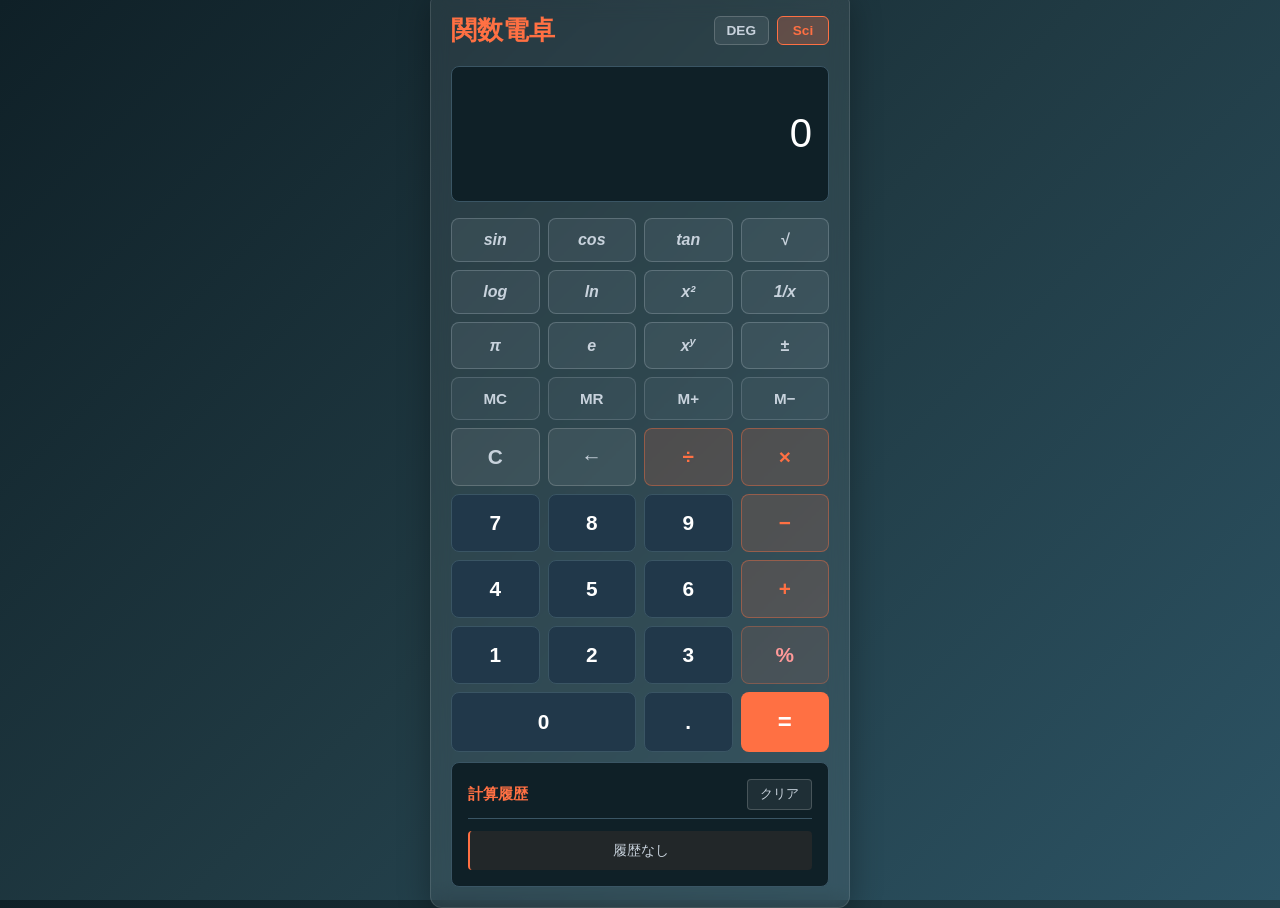
<file: index.html>
<!DOCTYPE html>
<html lang="ja">
<head>
    <meta charset="UTF-8">
    <meta name="viewport" content="width=device-width, initial-scale=1.0">
    <title>関数電卓 v2</title>
    <link rel="stylesheet" href="style.css">
</head>
<body>
    <div class="container">
        <div class="calculator" id="calculator">
            <div class="header">
                <h1>関数電卓</h1>
                <div class="header-controls">
                    <button class="toggle-btn" id="angleToggle" data-mode="DEG" title="角度モード切替">DEG</button>
                    <button class="toggle-btn" id="sciToggle" title="関数キーの表示切替">Sci</button>
                </div>
            </div>

            <!-- ディスプレイ -->
            <div class="display-section">
                <div class="display-meta">
                    <span class="memory-indicator" id="memoryIndicator"></span>
                </div>
                <div class="display" id="display">0</div>
                <div class="expression" id="expression"></div>
            </div>

            <!-- 関数ボタン行（Sci モード時のみ表示） -->
            <div class="buttons sci-buttons" id="sciButtons">
                <!-- Sci 第1行 -->
                <button class="btn btn-sci" data-fn="sin">sin</button>
                <button class="btn btn-sci" data-fn="cos">cos</button>
                <button class="btn btn-sci" data-fn="tan">tan</button>
                <button class="btn btn-sci" data-fn="sqrt">√</button>

                <!-- Sci 第2行 -->
                <button class="btn btn-sci" data-fn="log10">log</button>
                <button class="btn btn-sci" data-fn="ln">ln</button>
                <button class="btn btn-sci" data-fn="square">x²</button>
                <button class="btn btn-sci" data-fn="recip">1/x</button>

                <!-- Sci 第3行 -->
                <button class="btn btn-sci" data-const="pi">π</button>
                <button class="btn btn-sci" data-const="e">e</button>
                <button class="btn btn-sci" data-operator="^">x<sup>y</sup></button>
                <button class="btn btn-sci" data-action="negate">±</button>
            </div>

            <!-- メモリボタン行（常に表示） -->
            <div class="buttons memory-buttons">
                <button class="btn btn-memory" data-memory="clear" title="メモリをクリア">MC</button>
                <button class="btn btn-memory" data-memory="recall" title="メモリを呼び出し">MR</button>
                <button class="btn btn-memory" data-memory="add" title="現在値をメモリに加算">M+</button>
                <button class="btn btn-memory" data-memory="sub" title="現在値をメモリから減算">M−</button>
            </div>

            <!-- 基本ボタングリッド -->
            <div class="buttons">
                <!-- 第1行 -->
                <button class="btn btn-function" data-action="clear">C</button>
                <button class="btn btn-function" data-action="backspace">←</button>
                <button class="btn btn-operator" data-operator="/">÷</button>
                <button class="btn btn-operator" data-operator="*">×</button>

                <!-- 第2行 -->
                <button class="btn btn-number" data-number="7">7</button>
                <button class="btn btn-number" data-number="8">8</button>
                <button class="btn btn-number" data-number="9">9</button>
                <button class="btn btn-operator" data-operator="-">−</button>

                <!-- 第3行 -->
                <button class="btn btn-number" data-number="4">4</button>
                <button class="btn btn-number" data-number="5">5</button>
                <button class="btn btn-number" data-number="6">6</button>
                <button class="btn btn-operator" data-operator="+">+</button>

                <!-- 第4行 -->
                <button class="btn btn-number" data-number="1">1</button>
                <button class="btn btn-number" data-number="2">2</button>
                <button class="btn btn-number" data-number="3">3</button>
                <button class="btn btn-percent" data-action="percent">%</button>

                <!-- 第5行 -->
                <button class="btn btn-number" data-number="0" style="grid-column: 1 / 3;">0</button>
                <button class="btn btn-number" data-number=".">.</button>
                <button class="btn btn-equals" data-action="equals">=</button>
            </div>

            <!-- 履歴セクション -->
            <div class="history-section">
                <div class="history-header">
                    <h3>計算履歴</h3>
                    <button class="btn-small" id="clearHistory">クリア</button>
                </div>
                <ul class="history" id="history"></ul>
            </div>
        </div>
    </div>

    <script src="app.js"></script>
</body>
</html>
</file>
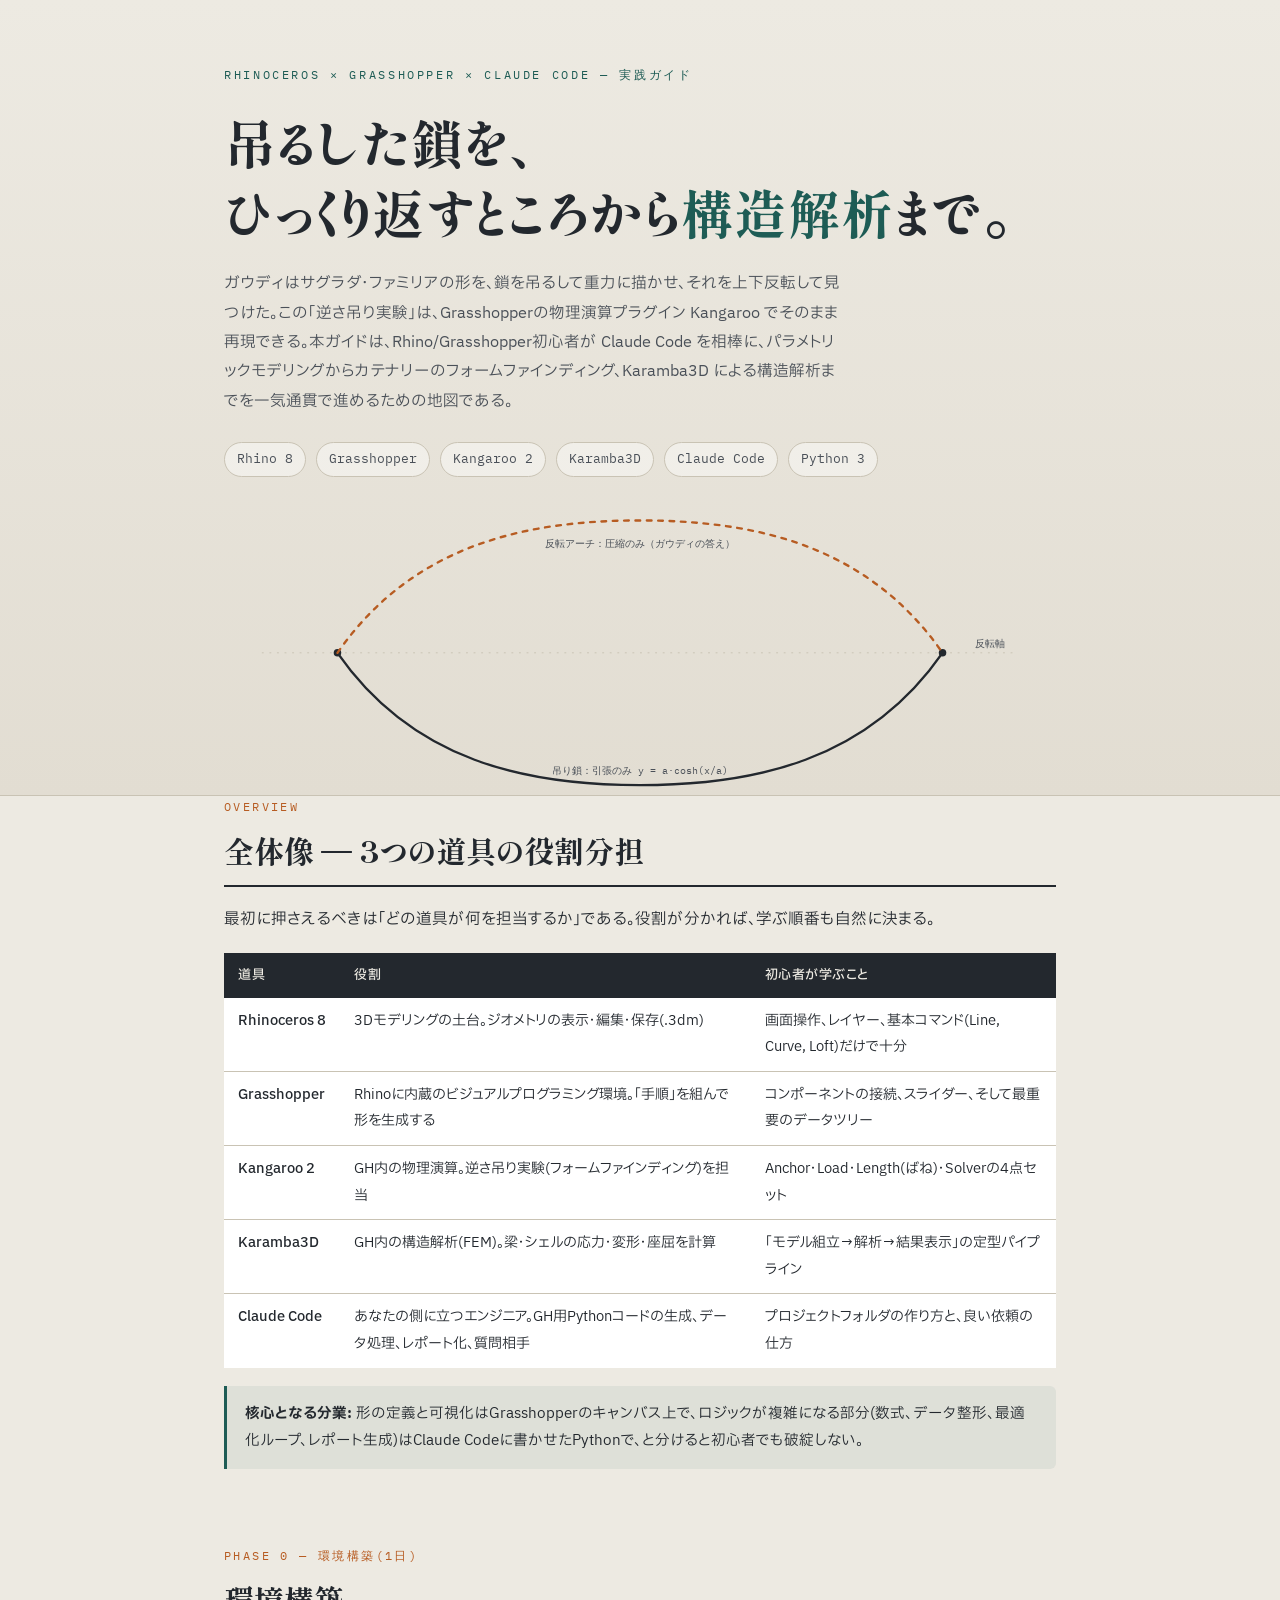
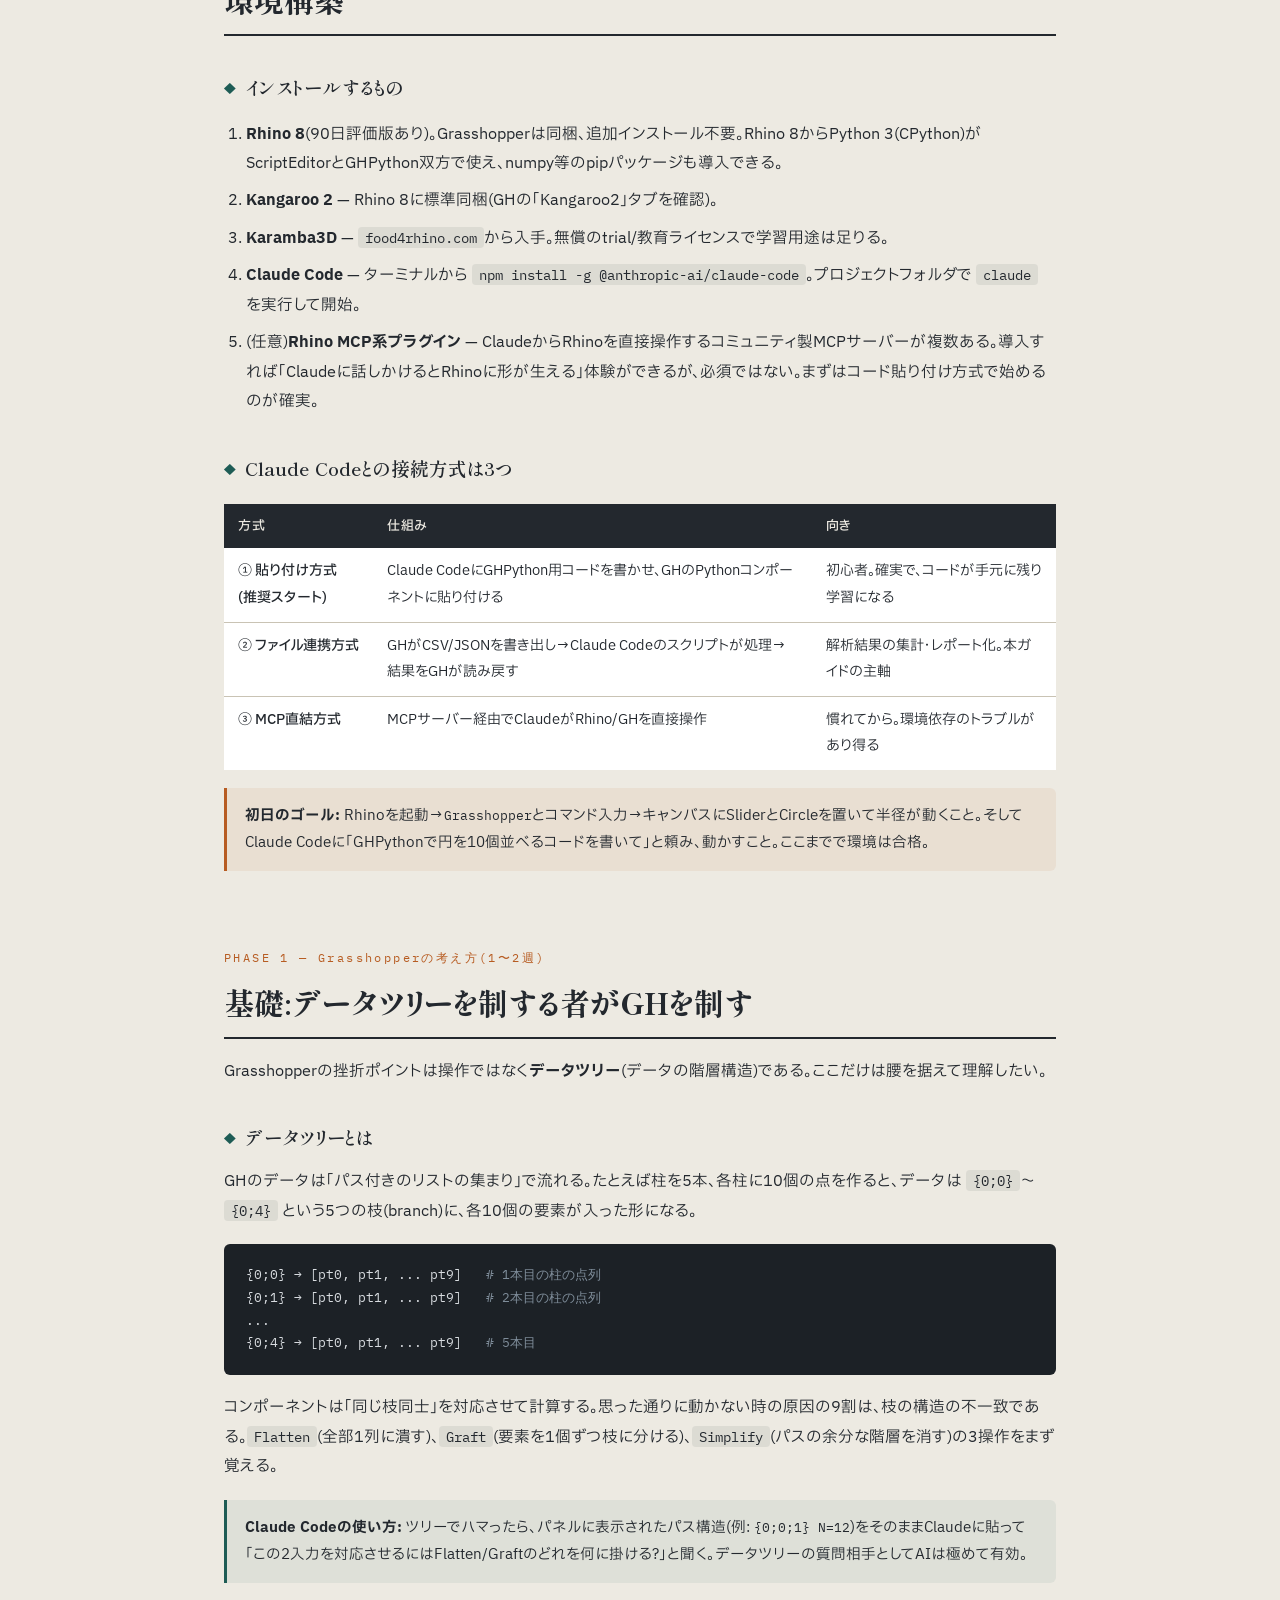
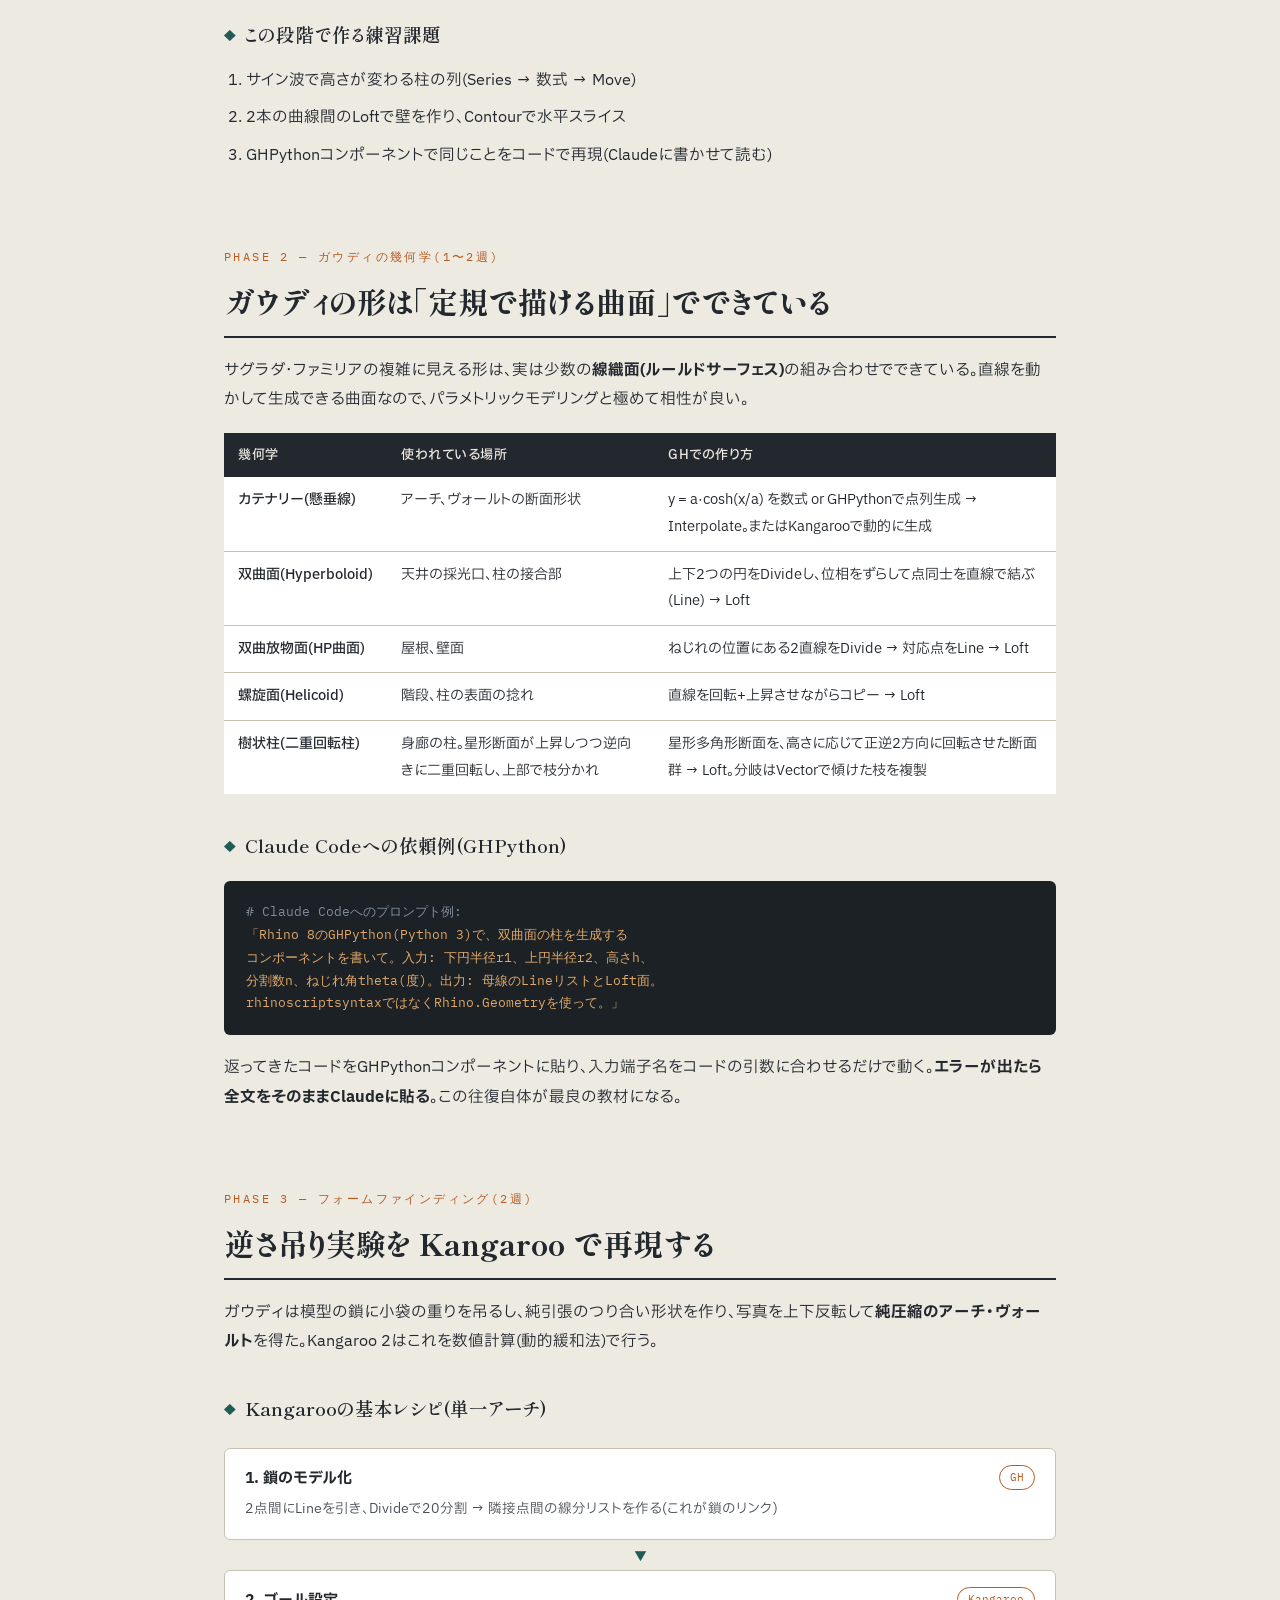
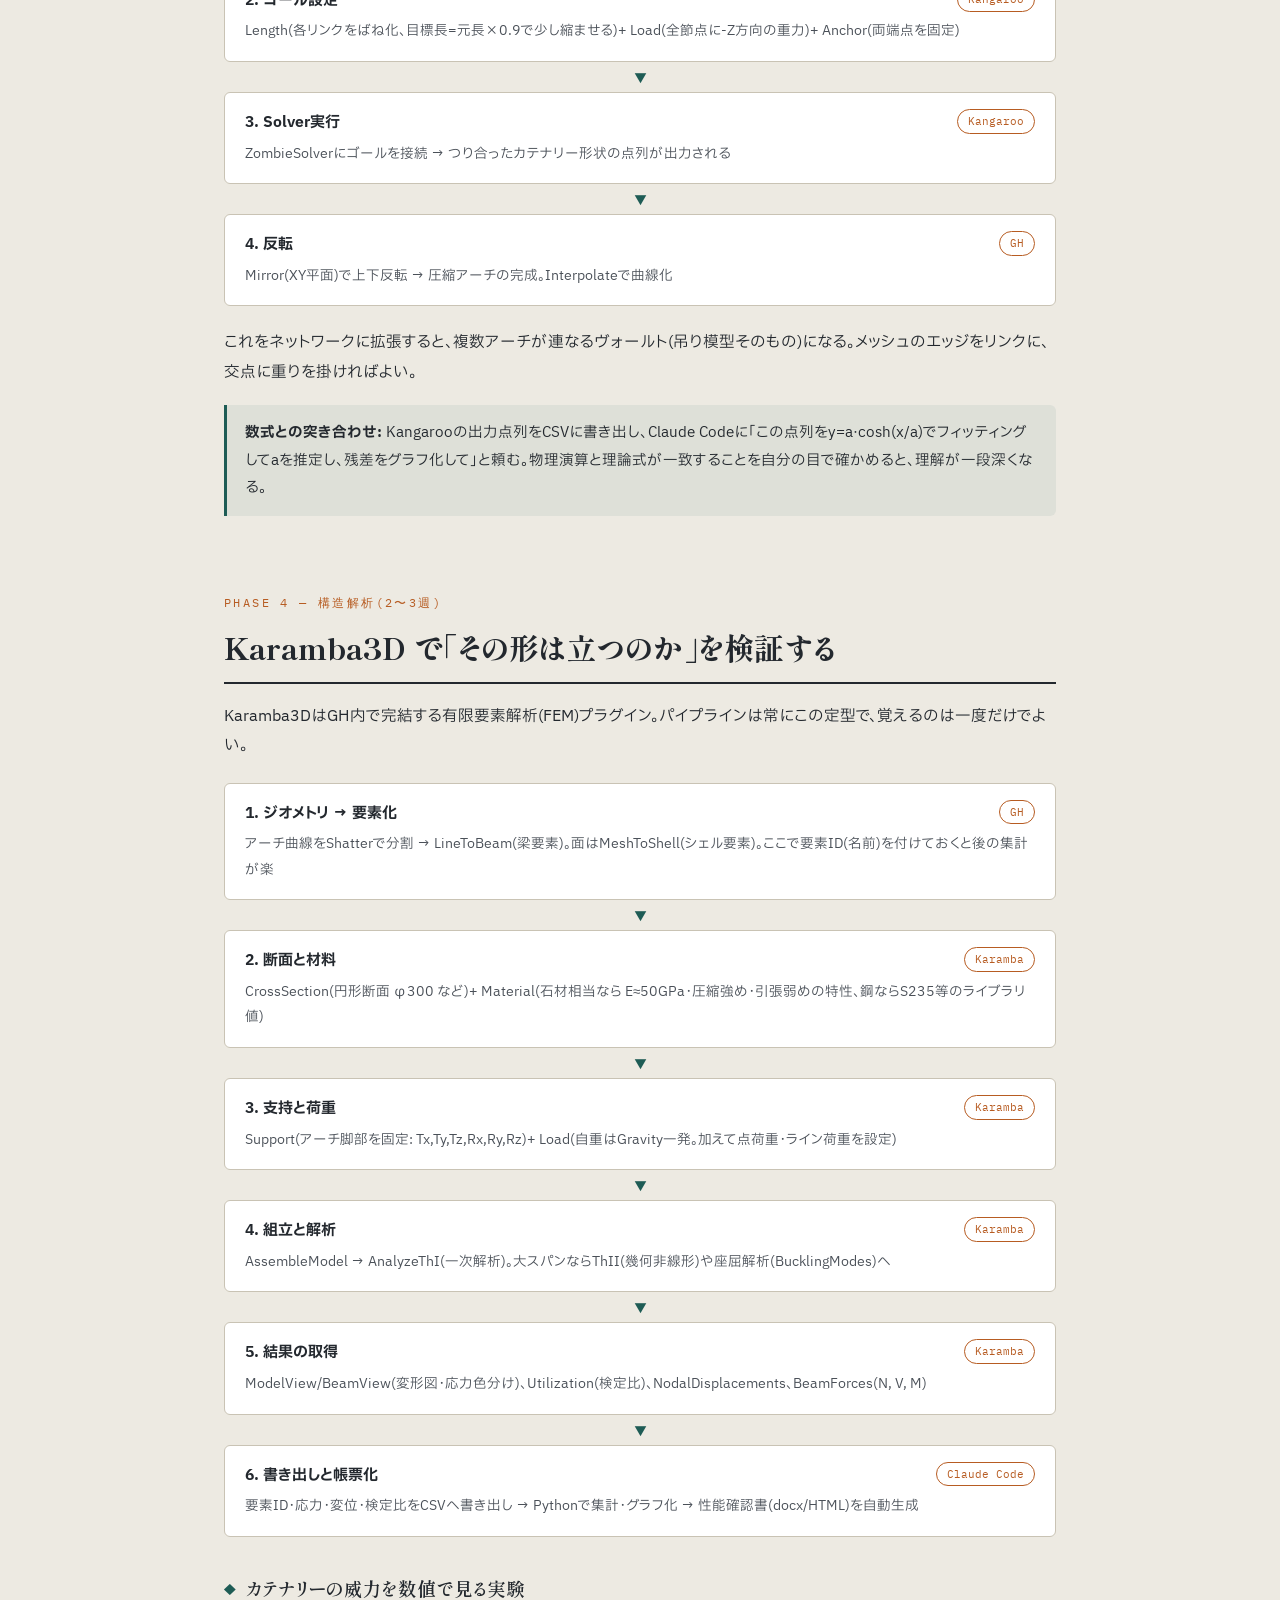
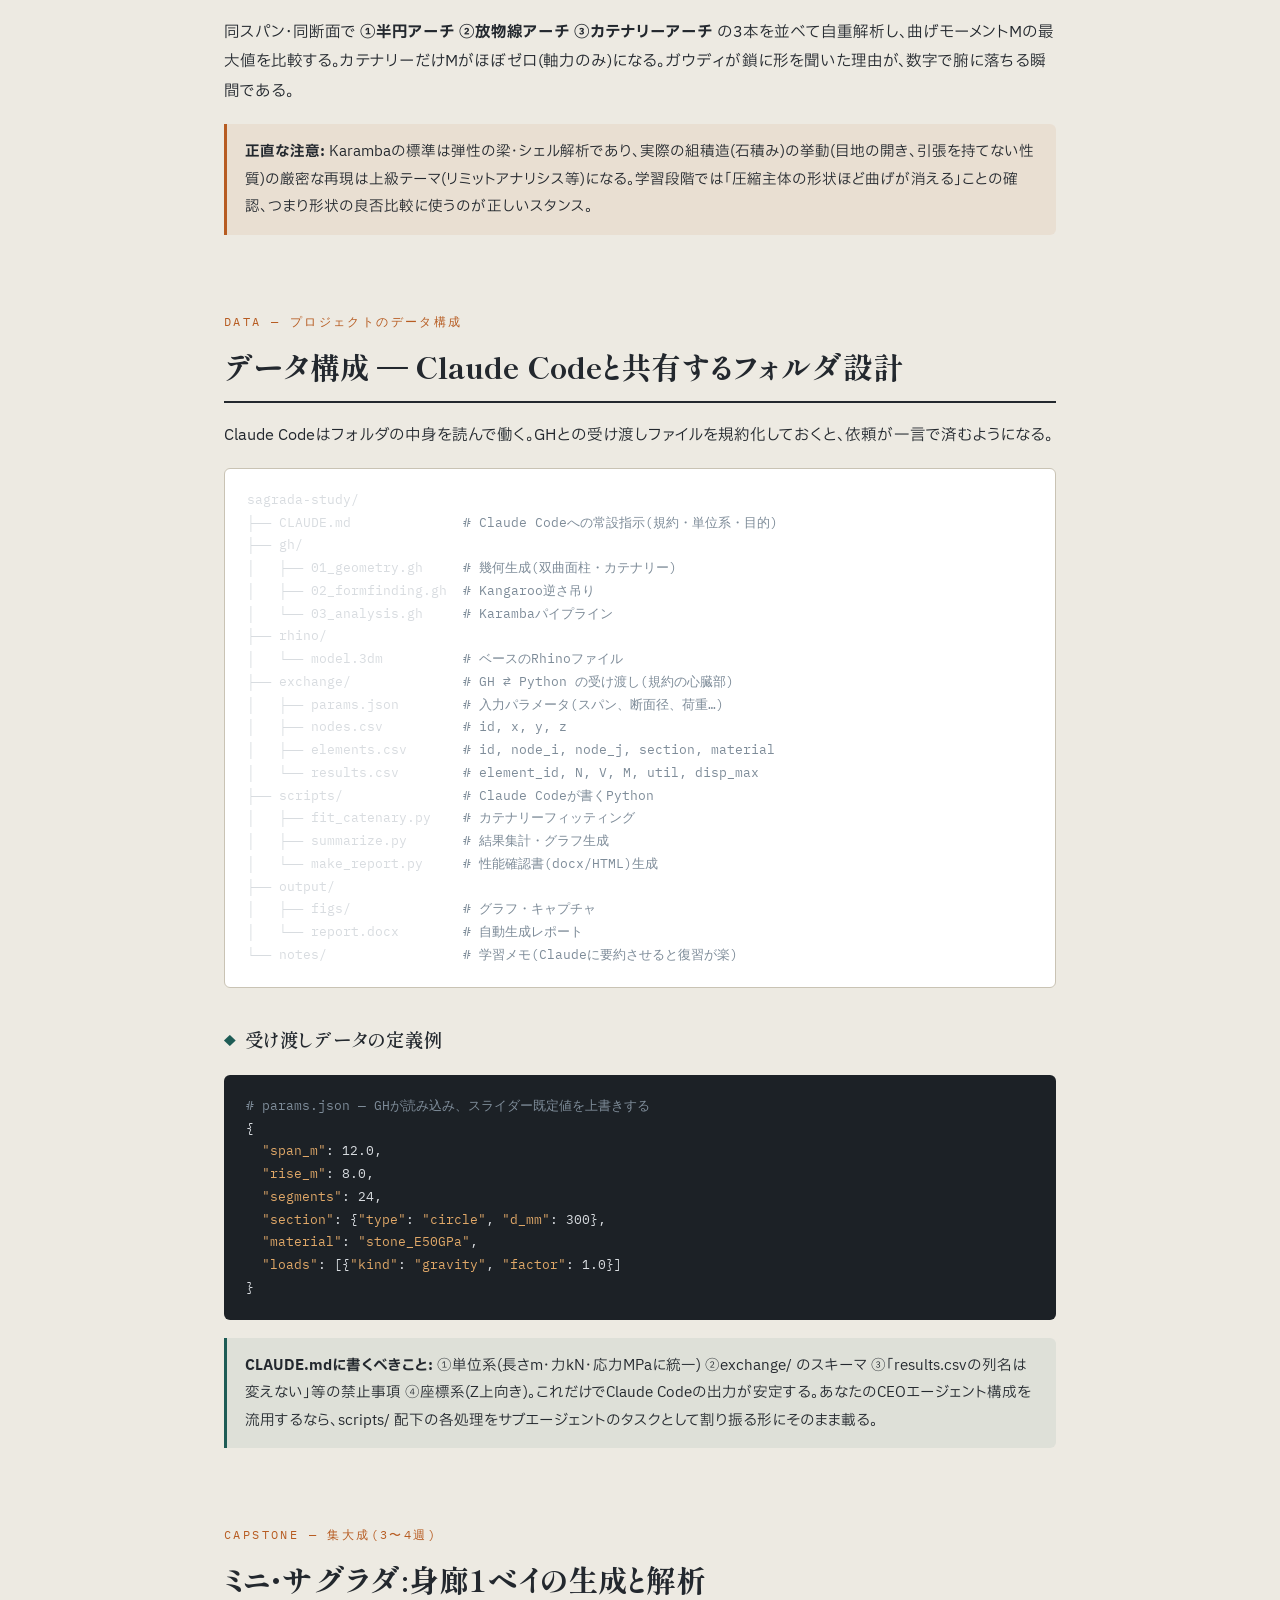
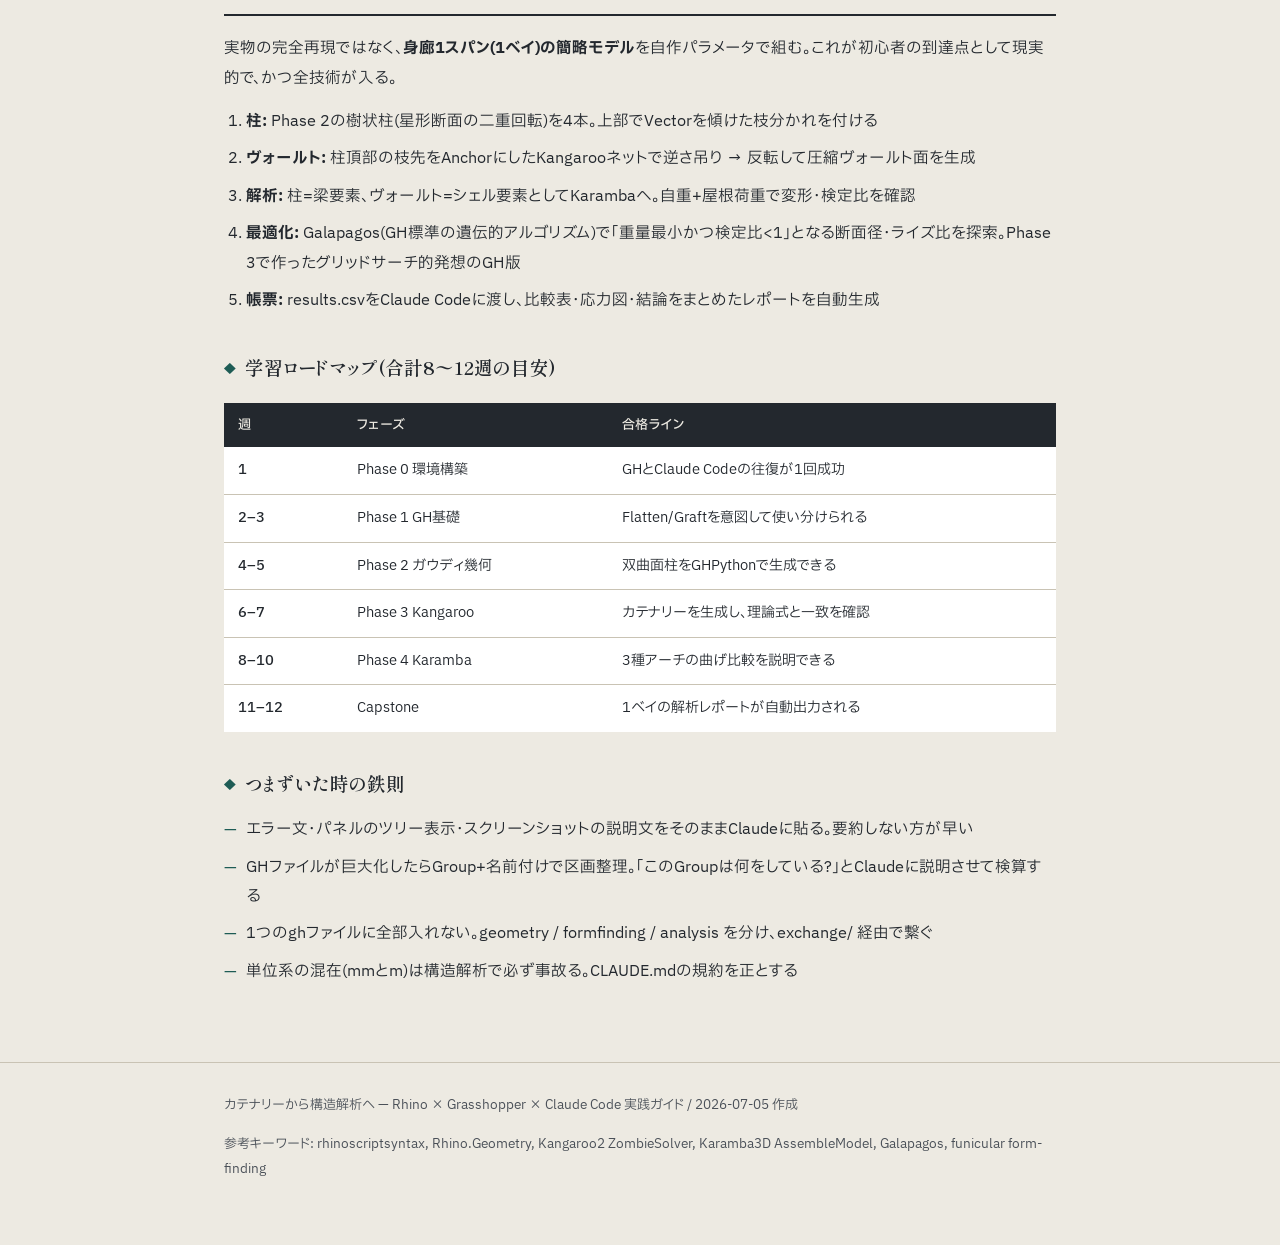
<file: docs/ガウディ_デジタルデザイン実践ガイド.html>
<!DOCTYPE html>
<html lang="ja">
<head>
<meta charset="UTF-8">
<meta name="viewport" content="width=device-width, initial-scale=1.0">
<title>カテナリーから構造解析へ — Rhino × Grasshopper × Claude Code</title>
<link rel="preconnect" href="https://fonts.googleapis.com">
<link href="https://fonts.googleapis.com/css2?family=Shippori+Mincho+B1:wght@600;800&family=IBM+Plex+Sans+JP:wght@400;500;700&family=IBM+Plex+Mono:wght@400;600&display=swap" rel="stylesheet">
<style>
:root{
  --stone:#EDEAE2;        /* 石灰岩 */
  --stone-deep:#E2DDD2;
  --ink:#23282E;          /* 鋳鉄 */
  --ink-soft:#4A5058;
  --glass-green:#1E5C55;  /* 生誕のファサードのステンドグラス */
  --glass-amber:#B75C22;  /* 受難側の夕光 */
  --line:#C9C3B4;
  --code-bg:#1C2126;
  --code-ink:#D8DCE0;
  --radius:6px;
}
*{margin:0;padding:0;box-sizing:border-box}
html{scroll-behavior:smooth}
@media(prefers-reduced-motion:reduce){html{scroll-behavior:auto}}
body{
  font-family:'IBM Plex Sans JP',sans-serif;
  background:var(--stone);color:var(--ink);
  line-height:1.9;font-size:15.5px;
  font-feature-settings:"palt";
}
.wrap{max-width:880px;margin:0 auto;padding:0 24px}
/* ===== HERO ===== */
header{
  border-bottom:1px solid var(--line);
  padding:64px 0 0;
  background:linear-gradient(180deg,var(--stone) 0%,var(--stone-deep) 100%);
}
.eyebrow{
  font-family:'IBM Plex Mono',monospace;font-size:12px;letter-spacing:.22em;
  color:var(--glass-green);text-transform:uppercase;margin-bottom:20px;
}
h1{
  font-family:'Shippori Mincho B1',serif;font-weight:800;
  font-size:clamp(30px,5.4vw,52px);line-height:1.35;letter-spacing:.02em;
  margin-bottom:22px;
}
h1 em{font-style:normal;color:var(--glass-green)}
.lede{max-width:620px;color:var(--ink-soft);margin-bottom:8px}
.hero-tools{
  font-family:'IBM Plex Mono',monospace;font-size:13px;color:var(--ink-soft);
  margin:26px 0 0;display:flex;gap:10px;flex-wrap:wrap;
}
.hero-tools span{border:1px solid var(--line);padding:4px 12px;border-radius:99px;background:rgba(255,255,255,.4)}
/* カテナリーの署名要素 */
.catenary{display:block;width:100%;height:auto;margin-top:34px}
.catenary .chain{stroke:var(--ink);stroke-width:2.5;fill:none;stroke-linecap:round}
.catenary .arch{stroke:var(--glass-amber);stroke-width:2.5;fill:none;stroke-dasharray:5 7;stroke-linecap:round}
.catenary .mirror{stroke:var(--line);stroke-width:1;stroke-dasharray:2 6}
.catenary text{font-family:'IBM Plex Mono',monospace;font-size:11px;fill:var(--ink-soft)}
/* ===== 本文 ===== */
main{padding:56px 0 80px}
section{margin-bottom:76px}
.phase{
  font-family:'IBM Plex Mono',monospace;font-size:12px;letter-spacing:.2em;
  color:var(--glass-amber);margin-bottom:10px;
}
h2{
  font-family:'Shippori Mincho B1',serif;font-weight:800;
  font-size:clamp(22px,3.4vw,30px);line-height:1.5;
  margin-bottom:18px;padding-bottom:12px;border-bottom:2px solid var(--ink);
}
h3{
  font-family:'Shippori Mincho B1',serif;font-weight:600;font-size:18.5px;
  margin:34px 0 12px;color:var(--ink);
}
h3::before{content:"◆";color:var(--glass-green);font-size:12px;margin-right:9px;vertical-align:2px}
p{margin-bottom:14px}
strong{font-weight:700}
.note{
  background:rgba(30,92,85,.07);border-left:3px solid var(--glass-green);
  padding:14px 18px;border-radius:0 var(--radius) var(--radius) 0;margin:18px 0;
  font-size:14.5px;
}
.warn{
  background:rgba(183,92,34,.08);border-left:3px solid var(--glass-amber);
  padding:14px 18px;border-radius:0 var(--radius) var(--radius) 0;margin:18px 0;
  font-size:14.5px;
}
/* 表 */
table{width:100%;border-collapse:collapse;margin:18px 0;font-size:14px;background:#fff}
th{
  background:var(--ink);color:var(--stone);text-align:left;
  padding:10px 14px;font-weight:500;font-size:13px;letter-spacing:.04em;
}
td{padding:10px 14px;border-bottom:1px solid var(--line);vertical-align:top}
tr:last-child td{border-bottom:none}
td:first-child{white-space:nowrap;font-weight:500}
/* コード */
pre{
  background:var(--code-bg);color:var(--code-ink);
  padding:20px 22px;border-radius:var(--radius);overflow-x:auto;
  font-family:'IBM Plex Mono',monospace;font-size:13px;line-height:1.75;
  margin:18px 0;
}
code{font-family:'IBM Plex Mono',monospace;font-size:.92em}
p code,li code,td code{
  background:rgba(35,40,46,.08);padding:1px 7px;border-radius:4px;
}
pre .c{color:#7E8C99}       /* comment */
pre .k{color:#7FBFB4}       /* keyword */
pre .s{color:#E0A868}       /* string */
/* フロー図 */
.flow{
  display:flex;flex-direction:column;gap:0;margin:22px 0;
}
.flow-step{
  background:#fff;border:1px solid var(--line);border-radius:var(--radius);
  padding:16px 20px;position:relative;
}
.flow-step+.flow-step{margin-top:30px}
.flow-step+.flow-step::before{
  content:"▼";position:absolute;top:-26px;left:50%;transform:translateX(-50%);
  color:var(--glass-green);font-size:13px;
}
.flow-step b{display:block;font-size:15px;margin-bottom:4px}
.flow-step small{color:var(--ink-soft);font-size:13.5px;display:block}
.flow-step .who{
  float:right;font-family:'IBM Plex Mono',monospace;font-size:11px;
  color:var(--glass-amber);border:1px solid currentColor;border-radius:99px;
  padding:1px 10px;margin-left:12px;
}
/* ディレクトリツリー */
.tree{background:#fff;border:1px solid var(--line)}
ul.plain{list-style:none;margin:14px 0}
ul.plain li{padding-left:1.4em;text-indent:-1.4em;margin-bottom:8px}
ul.plain li::before{content:"—";color:var(--glass-green);margin-right:.6em}
ol{margin:14px 0 14px 1.4em}
ol li{margin-bottom:8px}
footer{
  border-top:1px solid var(--line);padding:30px 0 50px;
  color:var(--ink-soft);font-size:13px;
}
@media(max-width:600px){
  body{font-size:14.5px}
  td:first-child{white-space:normal}
  .flow-step .who{float:none;display:inline-block;margin:6px 0 0}
}
</style>
</head>
<body>

<header>
  <div class="wrap">
    <p class="eyebrow">Rhinoceros × Grasshopper × Claude Code — 実践ガイド</p>
    <h1>吊るした鎖を、<br>ひっくり返すところから<em>構造解析</em>まで。</h1>
    <p class="lede">ガウディはサグラダ・ファミリアの形を、鎖を吊るして重力に描かせ、それを上下反転して見つけた。この「逆さ吊り実験」は、Grasshopperの物理演算プラグイン Kangaroo でそのまま再現できる。本ガイドは、Rhino/Grasshopper初心者が Claude Code を相棒に、パラメトリックモデリングからカテナリーのフォームファインディング、Karamba3D による構造解析までを一気通貫で進めるための地図である。</p>
    <div class="hero-tools">
      <span>Rhino 8</span><span>Grasshopper</span><span>Kangaroo 2</span><span>Karamba3D</span><span>Claude Code</span><span>Python 3</span>
    </div>
    <svg class="catenary" viewBox="0 0 880 300" role="img" aria-label="吊るした鎖(カテナリー)と、それを反転したアーチの図">
      <line class="mirror" x1="40" y1="150" x2="840" y2="150"/>
      <!-- 吊り鎖 y = a·cosh(x/a) 下側 -->
      <path class="chain" d="M120,150 C 200,265 320,290 440,290 C 560,290 680,265 760,150"/>
      <circle cx="120" cy="150" r="4" fill="#23282E"/>
      <circle cx="760" cy="150" r="4" fill="#23282E"/>
      <!-- 反転アーチ 上側 -->
      <path class="arch" d="M120,150 C 200,35 320,10 440,10 C 560,10 680,35 760,150"/>
      <text x="440" y="278" text-anchor="middle">吊り鎖：引張のみ  y = a·cosh(x/a)</text>
      <text x="440" y="38" text-anchor="middle">反転アーチ：圧縮のみ（ガウディの答え）</text>
      <text x="826" y="144" text-anchor="end">反転軸</text>
    </svg>
  </div>
</header>

<main class="wrap">

<!-- ============================================== -->
<section id="overview">
  <p class="phase">OVERVIEW</p>
  <h2>全体像 — 3つの道具の役割分担</h2>
  <p>最初に押さえるべきは「どの道具が何を担当するか」である。役割が分かれば、学ぶ順番も自然に決まる。</p>
  <table>
    <tr><th>道具</th><th>役割</th><th>初心者が学ぶこと</th></tr>
    <tr><td>Rhinoceros 8</td><td>3Dモデリングの土台。ジオメトリの表示・編集・保存(.3dm)</td><td>画面操作、レイヤー、基本コマンド(Line, Curve, Loft)だけで十分</td></tr>
    <tr><td>Grasshopper</td><td>Rhinoに内蔵のビジュアルプログラミング環境。「手順」を組んで形を生成する</td><td>コンポーネントの接続、スライダー、そして最重要のデータツリー</td></tr>
    <tr><td>Kangaroo 2</td><td>GH内の物理演算。逆さ吊り実験(フォームファインディング)を担当</td><td>Anchor・Load・Length(ばね)・Solverの4点セット</td></tr>
    <tr><td>Karamba3D</td><td>GH内の構造解析(FEM)。梁・シェルの応力・変形・座屈を計算</td><td>「モデル組立→解析→結果表示」の定型パイプライン</td></tr>
    <tr><td>Claude Code</td><td>あなたの側に立つエンジニア。GH用Pythonコードの生成、データ処理、レポート化、質問相手</td><td>プロジェクトフォルダの作り方と、良い依頼の仕方</td></tr>
  </table>
  <div class="note"><strong>核心となる分業:</strong> 形の定義と可視化はGrasshopperのキャンバス上で、ロジックが複雑になる部分(数式、データ整形、最適化ループ、レポート生成)はClaude Codeに書かせたPythonで、と分けると初心者でも破綻しない。</div>
</section>

<!-- ============================================== -->
<section id="phase0">
  <p class="phase">PHASE 0 — 環境構築(1日)</p>
  <h2>環境構築</h2>
  <h3>インストールするもの</h3>
  <ol>
    <li><strong>Rhino 8</strong>(90日評価版あり)。Grasshopperは同梱、追加インストール不要。Rhino 8からPython 3(CPython)がScriptEditorとGHPython双方で使え、numpy等のpipパッケージも導入できる。</li>
    <li><strong>Kangaroo 2</strong> — Rhino 8に標準同梱(GHの「Kangaroo2」タブを確認)。</li>
    <li><strong>Karamba3D</strong> — <code>food4rhino.com</code>から入手。無償のtrial/教育ライセンスで学習用途は足りる。</li>
    <li><strong>Claude Code</strong> — ターミナルから <code>npm install -g @anthropic-ai/claude-code</code>。プロジェクトフォルダで <code>claude</code> を実行して開始。</li>
    <li>(任意)<strong>Rhino MCP系プラグイン</strong> — ClaudeからRhinoを直接操作するコミュニティ製MCPサーバーが複数ある。導入すれば「Claudeに話しかけるとRhinoに形が生える」体験ができるが、必須ではない。まずはコード貼り付け方式で始めるのが確実。</li>
  </ol>
  <h3>Claude Codeとの接続方式は3つ</h3>
  <table>
    <tr><th>方式</th><th>仕組み</th><th>向き</th></tr>
    <tr><td>① 貼り付け方式<br>(推奨スタート)</td><td>Claude CodeにGHPython用コードを書かせ、GHのPythonコンポーネントに貼り付ける</td><td>初心者。確実で、コードが手元に残り学習になる</td></tr>
    <tr><td>② ファイル連携方式</td><td>GHがCSV/JSONを書き出し→Claude Codeのスクリプトが処理→結果をGHが読み戻す</td><td>解析結果の集計・レポート化。本ガイドの主軸</td></tr>
    <tr><td>③ MCP直結方式</td><td>MCPサーバー経由でClaudeがRhino/GHを直接操作</td><td>慣れてから。環境依存のトラブルがあり得る</td></tr>
  </table>
  <div class="warn"><strong>初日のゴール:</strong> Rhinoを起動→<code>Grasshopper</code>とコマンド入力→キャンバスにSliderとCircleを置いて半径が動くこと。そしてClaude Codeに「GHPythonで円を10個並べるコードを書いて」と頼み、動かすこと。ここまでで環境は合格。</div>
</section>

<!-- ============================================== -->
<section id="phase1">
  <p class="phase">PHASE 1 — Grasshopperの考え方(1〜2週)</p>
  <h2>基礎:データツリーを制する者がGHを制す</h2>
  <p>Grasshopperの挫折ポイントは操作ではなく<strong>データツリー</strong>(データの階層構造)である。ここだけは腰を据えて理解したい。</p>
  <h3>データツリーとは</h3>
  <p>GHのデータは「パス付きのリストの集まり」で流れる。たとえば柱を5本、各柱に10個の点を作ると、データは <code>{0;0}</code>〜<code>{0;4}</code> という5つの枝(branch)に、各10個の要素が入った形になる。</p>
  <pre>{0;0} → [pt0, pt1, ... pt9]   <span class="c"># 1本目の柱の点列</span>
{0;1} → [pt0, pt1, ... pt9]   <span class="c"># 2本目の柱の点列</span>
...
{0;4} → [pt0, pt1, ... pt9]   <span class="c"># 5本目</span></pre>
  <p>コンポーネントは「同じ枝同士」を対応させて計算する。思った通りに動かない時の原因の9割は、枝の構造の不一致である。<code>Flatten</code>(全部1列に潰す)、<code>Graft</code>(要素を1個ずつ枝に分ける)、<code>Simplify</code>(パスの余分な階層を消す)の3操作をまず覚える。</p>
  <div class="note"><strong>Claude Codeの使い方:</strong> ツリーでハマったら、パネルに表示されたパス構造(例: <code>{0;0;1} N=12</code>)をそのままClaudeに貼って「この2入力を対応させるにはFlatten/Graftのどれを何に掛ける?」と聞く。データツリーの質問相手としてAIは極めて有効。</div>
  <h3>この段階で作る練習課題</h3>
  <ol>
    <li>サイン波で高さが変わる柱の列(Series → 数式 → Move)</li>
    <li>2本の曲線間のLoftで壁を作り、Contourで水平スライス</li>
    <li>GHPythonコンポーネントで同じことをコードで再現(Claudeに書かせて読む)</li>
  </ol>
</section>

<!-- ============================================== -->
<section id="phase2">
  <p class="phase">PHASE 2 — ガウディの幾何学(1〜2週)</p>
  <h2>ガウディの形は「定規で描ける曲面」でできている</h2>
  <p>サグラダ・ファミリアの複雑に見える形は、実は少数の<strong>線織面(ルールドサーフェス)</strong>の組み合わせでできている。直線を動かして生成できる曲面なので、パラメトリックモデリングと極めて相性が良い。</p>
  <table>
    <tr><th>幾何学</th><th>使われている場所</th><th>GHでの作り方</th></tr>
    <tr><td>カテナリー(懸垂線)</td><td>アーチ、ヴォールトの断面形状</td><td>y = a·cosh(x/a) を数式 or GHPythonで点列生成 → Interpolate。またはKangarooで動的に生成</td></tr>
    <tr><td>双曲面(Hyperboloid)</td><td>天井の採光口、柱の接合部</td><td>上下2つの円をDivideし、位相をずらして点同士を直線で結ぶ(Line) → Loft</td></tr>
    <tr><td>双曲放物面(HP曲面)</td><td>屋根、壁面</td><td>ねじれの位置にある2直線をDivide → 対応点をLine → Loft</td></tr>
    <tr><td>螺旋面(Helicoid)</td><td>階段、柱の表面の捻れ</td><td>直線を回転+上昇させながらコピー → Loft</td></tr>
    <tr><td>樹状柱(二重回転柱)</td><td>身廊の柱。星形断面が上昇しつつ逆向きに二重回転し、上部で枝分かれ</td><td>星形多角形断面を、高さに応じて正逆2方向に回転させた断面群 → Loft。分岐はVectorで傾けた枝を複製</td></tr>
  </table>
  <h3>Claude Codeへの依頼例(GHPython)</h3>
  <pre><span class="c"># Claude Codeへのプロンプト例:</span>
<span class="s">「Rhino 8のGHPython(Python 3)で、双曲面の柱を生成する
コンポーネントを書いて。入力: 下円半径r1、上円半径r2、高さh、
分割数n、ねじれ角theta(度)。出力: 母線のLineリストとLoft面。
rhinoscriptsyntaxではなくRhino.Geometryを使って。」</span></pre>
  <p>返ってきたコードをGHPythonコンポーネントに貼り、入力端子名をコードの引数に合わせるだけで動く。<strong>エラーが出たら全文をそのままClaudeに貼る</strong>。この往復自体が最良の教材になる。</p>
</section>

<!-- ============================================== -->
<section id="phase3">
  <p class="phase">PHASE 3 — フォームファインディング(2週)</p>
  <h2>逆さ吊り実験を Kangaroo で再現する</h2>
  <p>ガウディは模型の鎖に小袋の重りを吊るし、純引張のつり合い形状を作り、写真を上下反転して<strong>純圧縮のアーチ・ヴォールト</strong>を得た。Kangaroo 2はこれを数値計算(動的緩和法)で行う。</p>
  <h3>Kangarooの基本レシピ(単一アーチ)</h3>
  <div class="flow">
    <div class="flow-step"><span class="who">GH</span><b>1. 鎖のモデル化</b><small>2点間にLineを引き、Divideで20分割 → 隣接点間の線分リストを作る(これが鎖のリンク)</small></div>
    <div class="flow-step"><span class="who">Kangaroo</span><b>2. ゴール設定</b><small>Length(各リンクをばね化、目標長=元長×0.9で少し縮ませる)+ Load(全節点に-Z方向の重力)+ Anchor(両端点を固定)</small></div>
    <div class="flow-step"><span class="who">Kangaroo</span><b>3. Solver実行</b><small>ZombieSolverにゴールを接続 → つり合ったカテナリー形状の点列が出力される</small></div>
    <div class="flow-step"><span class="who">GH</span><b>4. 反転</b><small>Mirror(XY平面)で上下反転 → 圧縮アーチの完成。Interpolateで曲線化</small></div>
  </div>
  <p>これをネットワークに拡張すると、複数アーチが連なるヴォールト(吊り模型そのもの)になる。メッシュのエッジをリンクに、交点に重りを掛ければよい。</p>
  <div class="note"><strong>数式との突き合わせ:</strong> Kangarooの出力点列をCSVに書き出し、Claude Codeに「この点列をy=a·cosh(x/a)でフィッティングしてaを推定し、残差をグラフ化して」と頼む。物理演算と理論式が一致することを自分の目で確かめると、理解が一段深くなる。</div>
</section>

<!-- ============================================== -->
<section id="phase4">
  <p class="phase">PHASE 4 — 構造解析(2〜3週)</p>
  <h2>Karamba3D で「その形は立つのか」を検証する</h2>
  <p>Karamba3DはGH内で完結する有限要素解析(FEM)プラグイン。パイプラインは常にこの定型で、覚えるのは一度だけでよい。</p>
  <div class="flow">
    <div class="flow-step"><span class="who">GH</span><b>1. ジオメトリ → 要素化</b><small>アーチ曲線をShatterで分割 → LineToBeam(梁要素)。面はMeshToShell(シェル要素)。ここで要素ID(名前)を付けておくと後の集計が楽</small></div>
    <div class="flow-step"><span class="who">Karamba</span><b>2. 断面と材料</b><small>CrossSection(円形断面 φ300 など)+ Material(石材相当なら E≈50GPa・圧縮強め・引張弱めの特性、鋼ならS235等のライブラリ値)</small></div>
    <div class="flow-step"><span class="who">Karamba</span><b>3. 支持と荷重</b><small>Support(アーチ脚部を固定: Tx,Ty,Tz,Rx,Ry,Rz)+ Load(自重はGravity一発。加えて点荷重・ライン荷重を設定)</small></div>
    <div class="flow-step"><span class="who">Karamba</span><b>4. 組立と解析</b><small>AssembleModel → AnalyzeThI(一次解析)。大スパンならThII(幾何非線形)や座屈解析(BucklingModes)へ</small></div>
    <div class="flow-step"><span class="who">Karamba</span><b>5. 結果の取得</b><small>ModelView/BeamView(変形図・応力色分け)、Utilization(検定比)、NodalDisplacements、BeamForces(N, V, M)</small></div>
    <div class="flow-step"><span class="who">Claude Code</span><b>6. 書き出しと帳票化</b><small>要素ID・応力・変位・検定比をCSVへ書き出し → Pythonで集計・グラフ化 → 性能確認書(docx/HTML)を自動生成</small></div>
  </div>
  <h3>カテナリーの威力を数値で見る実験</h3>
  <p>同スパン・同断面で <strong>①半円アーチ ②放物線アーチ ③カテナリーアーチ</strong> の3本を並べて自重解析し、曲げモーメントMの最大値を比較する。カテナリーだけMがほぼゼロ(軸力のみ)になる。ガウディが鎖に形を聞いた理由が、数字で腑に落ちる瞬間である。</p>
  <div class="warn"><strong>正直な注意:</strong> Karambaの標準は弾性の梁・シェル解析であり、実際の組積造(石積み)の挙動(目地の開き、引張を持てない性質)の厳密な再現は上級テーマ(リミットアナリシス等)になる。学習段階では「圧縮主体の形状ほど曲げが消える」ことの確認、つまり形状の良否比較に使うのが正しいスタンス。</div>
</section>

<!-- ============================================== -->
<section id="data">
  <p class="phase">DATA — プロジェクトのデータ構成</p>
  <h2>データ構成 — Claude Codeと共有するフォルダ設計</h2>
  <p>Claude Codeはフォルダの中身を読んで働く。GHとの受け渡しファイルを規約化しておくと、依頼が一言で済むようになる。</p>
  <pre class="tree">sagrada-study/
├── CLAUDE.md              <span class="c"># Claude Codeへの常設指示(規約・単位系・目的)</span>
├── gh/
│   ├── 01_geometry.gh     <span class="c"># 幾何生成(双曲面柱・カテナリー)</span>
│   ├── 02_formfinding.gh  <span class="c"># Kangaroo逆さ吊り</span>
│   └── 03_analysis.gh     <span class="c"># Karambaパイプライン</span>
├── rhino/
│   └── model.3dm          <span class="c"># ベースのRhinoファイル</span>
├── exchange/              <span class="c"># GH ⇄ Python の受け渡し(規約の心臓部)</span>
│   ├── params.json        <span class="c"># 入力パラメータ(スパン、断面径、荷重…)</span>
│   ├── nodes.csv          <span class="c"># id, x, y, z</span>
│   ├── elements.csv       <span class="c"># id, node_i, node_j, section, material</span>
│   └── results.csv        <span class="c"># element_id, N, V, M, util, disp_max</span>
├── scripts/               <span class="c"># Claude Codeが書くPython</span>
│   ├── fit_catenary.py    <span class="c"># カテナリーフィッティング</span>
│   ├── summarize.py       <span class="c"># 結果集計・グラフ生成</span>
│   └── make_report.py     <span class="c"># 性能確認書(docx/HTML)生成</span>
├── output/
│   ├── figs/              <span class="c"># グラフ・キャプチャ</span>
│   └── report.docx        <span class="c"># 自動生成レポート</span>
└── notes/                 <span class="c"># 学習メモ(Claudeに要約させると復習が楽)</span></pre>
  <h3>受け渡しデータの定義例</h3>
  <pre><span class="c"># params.json — GHが読み込み、スライダー既定値を上書きする</span>
{
  <span class="s">"span_m"</span>: 12.0,
  <span class="s">"rise_m"</span>: 8.0,
  <span class="s">"segments"</span>: 24,
  <span class="s">"section"</span>: {<span class="s">"type"</span>: <span class="s">"circle"</span>, <span class="s">"d_mm"</span>: 300},
  <span class="s">"material"</span>: <span class="s">"stone_E50GPa"</span>,
  <span class="s">"loads"</span>: [{<span class="s">"kind"</span>: <span class="s">"gravity"</span>, <span class="s">"factor"</span>: 1.0}]
}</pre>
  <div class="note"><strong>CLAUDE.mdに書くべきこと:</strong> ①単位系(長さm・力kN・応力MPaに統一) ②exchange/ のスキーマ ③「results.csvの列名は変えない」等の禁止事項 ④座標系(Z上向き)。これだけでClaude Codeの出力が安定する。あなたのCEOエージェント構成を流用するなら、scripts/ 配下の各処理をサブエージェントのタスクとして割り振る形にそのまま載る。</div>
</section>

<!-- ============================================== -->
<section id="capstone">
  <p class="phase">CAPSTONE — 集大成(3〜4週)</p>
  <h2>ミニ・サグラダ:身廊1ベイの生成と解析</h2>
  <p>実物の完全再現ではなく、<strong>身廊1スパン(1ベイ)の簡略モデル</strong>を自作パラメータで組む。これが初心者の到達点として現実的で、かつ全技術が入る。</p>
  <ol>
    <li><strong>柱:</strong> Phase 2の樹状柱(星形断面の二重回転)を4本。上部でVectorを傾けた枝分かれを付ける</li>
    <li><strong>ヴォールト:</strong> 柱頂部の枝先をAnchorにしたKangarooネットで逆さ吊り → 反転して圧縮ヴォールト面を生成</li>
    <li><strong>解析:</strong> 柱=梁要素、ヴォールト=シェル要素としてKarambaへ。自重+屋根荷重で変形・検定比を確認</li>
    <li><strong>最適化:</strong> Galapagos(GH標準の遺伝的アルゴリズム)で「重量最小かつ検定比&lt;1」となる断面径・ライズ比を探索。Phase 3で作ったグリッドサーチ的発想のGH版</li>
    <li><strong>帳票:</strong> results.csvをClaude Codeに渡し、比較表・応力図・結論をまとめたレポートを自動生成</li>
  </ol>
  <h3>学習ロードマップ(合計8〜12週の目安)</h3>
  <table>
    <tr><th>週</th><th>フェーズ</th><th>合格ライン</th></tr>
    <tr><td>1</td><td>Phase 0 環境構築</td><td>GHとClaude Codeの往復が1回成功</td></tr>
    <tr><td>2–3</td><td>Phase 1 GH基礎</td><td>Flatten/Graftを意図して使い分けられる</td></tr>
    <tr><td>4–5</td><td>Phase 2 ガウディ幾何</td><td>双曲面柱をGHPythonで生成できる</td></tr>
    <tr><td>6–7</td><td>Phase 3 Kangaroo</td><td>カテナリーを生成し、理論式と一致を確認</td></tr>
    <tr><td>8–10</td><td>Phase 4 Karamba</td><td>3種アーチの曲げ比較を説明できる</td></tr>
    <tr><td>11–12</td><td>Capstone</td><td>1ベイの解析レポートが自動出力される</td></tr>
  </table>
  <h3>つまずいた時の鉄則</h3>
  <ul class="plain">
    <li>エラー文・パネルのツリー表示・スクリーンショットの説明文をそのままClaudeに貼る。要約しない方が早い</li>
    <li>GHファイルが巨大化したらGroup+名前付けで区画整理。「このGroupは何をしている?」とClaudeに説明させて検算する</li>
    <li>1つのghファイルに全部入れない。geometry / formfinding / analysis を分け、exchange/ 経由で繋ぐ</li>
    <li>単位系の混在(mmとm)は構造解析で必ず事故る。CLAUDE.mdの規約を正とする</li>
  </ul>
</section>

</main>

<footer>
  <div class="wrap">
    <p>カテナリーから構造解析へ — Rhino × Grasshopper × Claude Code 実践ガイド / 2026-07-05 作成</p>
    <p>参考キーワード: rhinoscriptsyntax, Rhino.Geometry, Kangaroo2 ZombieSolver, Karamba3D AssembleModel, Galapagos, funicular form-finding</p>
  </div>
</footer>

</body>
</html>
</file>
<file: style.css>
/* ========================================
   リセット・基本設定
   ======================================== */
* {
    margin: 0;
    padding: 0;
    box-sizing: border-box;
}

html, body {
    width: 100%;
    height: 100%;
}

body {
    background: linear-gradient(135deg, #0f2027, #203a43, #2c5364);
    color: #FFFFFF;
    font-family: '遊ゴシック', 'Yu Gothic UI', 'Yu Gothic', 'Meiryo', sans-serif;
    display: flex;
    align-items: center;
    justify-content: center;
    min-height: 100vh;
    padding: 10px;
}

/* ========================================
   コンテナ・レイアウト
   ======================================== */
.container {
    width: 100%;
    max-width: 420px;
}

.calculator {
    background: rgba(255, 255, 255, 0.07);
    border: 1px solid rgba(255, 255, 255, 0.12);
    border-radius: 12px;
    padding: 20px;
    backdrop-filter: blur(10px);
    box-shadow: 0 8px 32px rgba(0, 0, 0, 0.3);
}

/* ========================================
   ヘッダー
   ======================================== */
.header {
    display: flex;
    align-items: center;
    justify-content: space-between;
    margin-bottom: 18px;
}

.header h1 {
    font-size: 1.6em;
    color: #FF7043;
}

.header-controls {
    display: flex;
    gap: 8px;
}

.toggle-btn {
    background: rgba(255, 255, 255, 0.07);
    color: #C8D2DC;
    border: 1px solid rgba(255, 255, 255, 0.18);
    padding: 6px 12px;
    border-radius: 6px;
    font-size: 0.85em;
    font-weight: 600;
    cursor: pointer;
    transition: all 0.2s;
    font-family: inherit;
    min-width: 52px;
}

.toggle-btn:hover {
    background: rgba(255, 255, 255, 0.12);
    color: #FFFFFF;
    border-color: rgba(255, 255, 255, 0.3);
}

.toggle-btn.active {
    background: rgba(255, 112, 67, 0.25);
    color: #FF7043;
    border-color: #FF7043;
}

/* ========================================
   ディスプレイ
   ======================================== */
.display-section {
    background: #0F2027;
    border: 1px solid #3A5564;
    border-radius: 8px;
    padding: 16px;
    margin-bottom: 16px;
    text-align: right;
}

.display {
    font-size: 2.5em;
    font-weight: 300;
    color: #FFFFFF;
    word-wrap: break-word;
    word-break: break-all;
    min-height: 50px;
    display: flex;
    align-items: flex-end;
    justify-content: flex-end;
    line-height: 1.2;
}

.expression {
    font-size: 0.9em;
    color: #8A9AB5;
    margin-top: 8px;
    min-height: 20px;
}

.display-meta {
    display: flex;
    justify-content: flex-start;
    min-height: 20px;
    margin-bottom: 4px;
}

.memory-indicator {
    color: #FF7043;
    font-size: 0.8em;
    font-weight: 700;
    padding: 2px 8px;
    background: rgba(255, 112, 67, 0.15);
    border: 1px solid rgba(255, 112, 67, 0.3);
    border-radius: 4px;
    visibility: hidden;
    letter-spacing: 0.5px;
}

.memory-indicator.active {
    visibility: visible;
}

/* ========================================
   ボタングリッド
   ======================================== */
.buttons {
    display: grid;
    grid-template-columns: repeat(4, 1fr);
    gap: 8px;
    margin-bottom: 10px;
}

.sci-buttons {
    margin-bottom: 8px;
}

.sci-buttons.hidden {
    display: none;
}

.btn {
    padding: 16px 12px;
    border: none;
    border-radius: 8px;
    font-size: 1.3em;
    font-weight: 600;
    cursor: pointer;
    transition: all 0.2s ease;
    font-family: inherit;
    text-transform: none;
}

.btn:active {
    transform: scale(0.95);
    transition: transform 0.1s ease;
}

/* 数字ボタン */
.btn-number {
    background: #21384A;
    color: #FFFFFF;
    border: 1px solid #3A5564;
}

.btn-number:hover {
    background: #2C4A5F;
    border-color: #FF7043;
}

.btn-number:active {
    background: #1A2F40;
    border-color: #FF5722;
}

/* 演算子ボタン */
.btn-operator {
    background: rgba(255, 112, 67, 0.15);
    color: #FF7043;
    border: 1px solid rgba(255, 112, 67, 0.4);
}

.btn-operator:hover {
    background: rgba(255, 112, 67, 0.25);
    border-color: #FF7043;
    color: #FFFFFF;
}

.btn-operator:active {
    background: #FF7043;
    color: #FFFFFF;
    border-color: #FF5722;
}

/* 関数ボタン（C・←） */
.btn-function {
    background: rgba(255, 255, 255, 0.07);
    color: #C8D2DC;
    border: 1px solid rgba(255, 255, 255, 0.18);
}

.btn-function:hover {
    background: rgba(255, 255, 255, 0.12);
    color: #FFFFFF;
    border-color: rgba(255, 255, 255, 0.3);
}

.btn-function:active {
    background: rgba(255, 255, 255, 0.18);
}

/* イコールボタン */
.btn-equals {
    background: #FF7043;
    color: #FFFFFF;
    border: none;
    font-size: 1.5em;
}

.btn-equals:hover {
    background: #FF5722;
}

.btn-equals:active {
    background: #E64A19;
}

/* パーセントボタン */
.btn-percent {
    background: rgba(255, 112, 67, 0.1);
    color: #FF9999;
    border: 1px solid rgba(255, 112, 67, 0.3);
}

.btn-percent:hover {
    background: rgba(255, 112, 67, 0.2);
    border-color: #FF7043;
}

/* 関数キー（sin/cos/log など） */
.btn-sci {
    background: rgba(200, 210, 220, 0.08);
    color: #C8D2DC;
    border: 1px solid rgba(200, 210, 220, 0.25);
    font-size: 1em;
    padding: 12px 10px;
    font-style: italic;
}

.btn-sci:hover {
    background: rgba(255, 112, 67, 0.15);
    color: #FF7043;
    border-color: rgba(255, 112, 67, 0.4);
}

.btn-sci:active {
    background: rgba(255, 112, 67, 0.3);
    color: #FFFFFF;
}

.btn-sci sup {
    font-size: 0.7em;
    vertical-align: super;
}

/* メモリキー（MC/MR/M+/M−） */
.memory-buttons {
    margin-bottom: 8px;
}

.btn-memory {
    background: rgba(200, 210, 220, 0.05);
    color: #C8D2DC;
    border: 1px solid rgba(200, 210, 220, 0.2);
    font-size: 0.95em;
    padding: 12px 8px;
    font-weight: 600;
}

.btn-memory:hover {
    background: rgba(255, 112, 67, 0.15);
    color: #FF7043;
    border-color: rgba(255, 112, 67, 0.4);
}

.btn-memory:active {
    background: rgba(255, 112, 67, 0.3);
    color: #FFFFFF;
}

/* ========================================
   履歴セクション
   ======================================== */
.history-section {
    background: #0F2027;
    border: 1px solid #3A5564;
    border-radius: 8px;
    padding: 16px;
    max-height: 180px;
    overflow-y: auto;
    margin-top: 10px;
}

.history-header {
    display: flex;
    justify-content: space-between;
    align-items: center;
    margin-bottom: 12px;
    padding-bottom: 8px;
    border-bottom: 1px solid #3A5564;
}

.history-header h3 {
    font-size: 0.95em;
    color: #FF7043;
}

.btn-small {
    background: rgba(255, 255, 255, 0.07);
    color: #C8D2DC;
    border: 1px solid rgba(255, 255, 255, 0.18);
    padding: 6px 12px;
    border-radius: 4px;
    font-size: 0.8em;
    cursor: pointer;
    transition: all 0.2s;
    font-family: inherit;
}

.btn-small:hover {
    background: rgba(255, 255, 255, 0.12);
    color: #FFFFFF;
}

.history {
    list-style: none;
    display: flex;
    flex-direction: column;
    gap: 8px;
}

.history li {
    padding: 10px;
    background: rgba(255, 112, 67, 0.08);
    border-left: 2px solid #FF7043;
    border-radius: 4px;
    font-size: 0.9em;
    color: #C8D2DC;
    cursor: pointer;
    transition: all 0.2s;
}

.history li:hover {
    background: rgba(255, 112, 67, 0.15);
    color: #FFFFFF;
    padding-left: 14px;
}

.history-empty {
    text-align: center;
    color: #8A9AB5;
    font-size: 0.85em;
    padding: 20px 10px;
}

/* ========================================
   レスポンシブ対応
   ======================================== */
@media (max-width: 480px) {
    .calculator {
        padding: 16px;
    }

    .header h1 {
        font-size: 1.4em;
    }

    .display {
        font-size: 2em;
    }

    .btn {
        padding: 14px 8px;
        font-size: 1.1em;
    }

    .btn-sci {
        padding: 10px 6px;
        font-size: 0.95em;
    }

    .history-section {
        max-height: 140px;
    }
}

@media (orientation: landscape) and (max-height: 600px) {
    body {
        padding: 5px;
    }

    .calculator {
        padding: 12px;
    }

    .header {
        margin-bottom: 10px;
    }

    .header h1 {
        font-size: 1.2em;
    }

    .display {
        font-size: 1.6em;
        min-height: 36px;
    }

    .display-section {
        margin-bottom: 10px;
        padding: 8px;
    }

    .buttons {
        gap: 5px;
    }

    .btn {
        padding: 8px 6px;
        font-size: 1em;
    }

    .btn-sci {
        padding: 6px 4px;
        font-size: 0.85em;
    }

    .history-section {
        display: none;
    }
}

/* スクロールバー */
.history-section::-webkit-scrollbar {
    width: 6px;
}

.history-section::-webkit-scrollbar-track {
    background: rgba(255, 255, 255, 0.05);
    border-radius: 3px;
}

.history-section::-webkit-scrollbar-thumb {
    background: rgba(255, 112, 67, 0.4);
    border-radius: 3px;
}

.history-section::-webkit-scrollbar-thumb:hover {
    background: rgba(255, 112, 67, 0.6);
}
</file>
